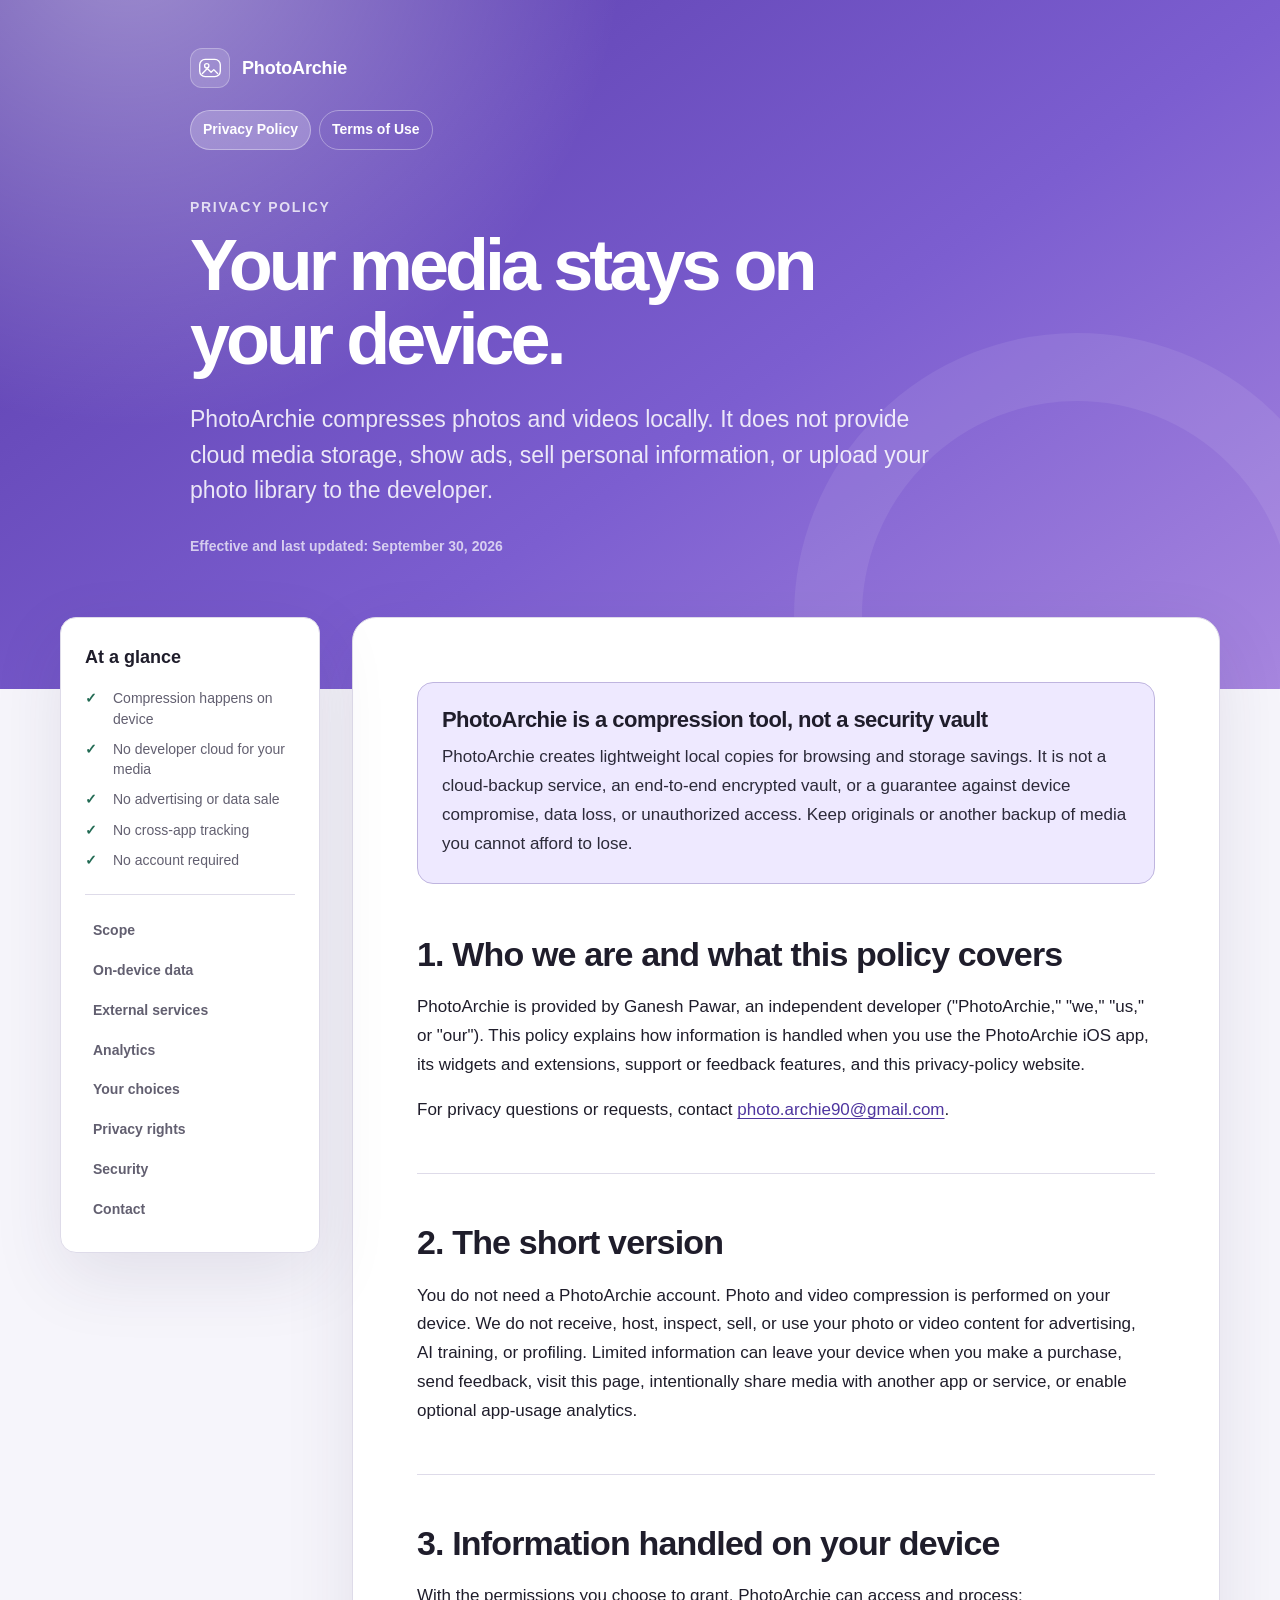
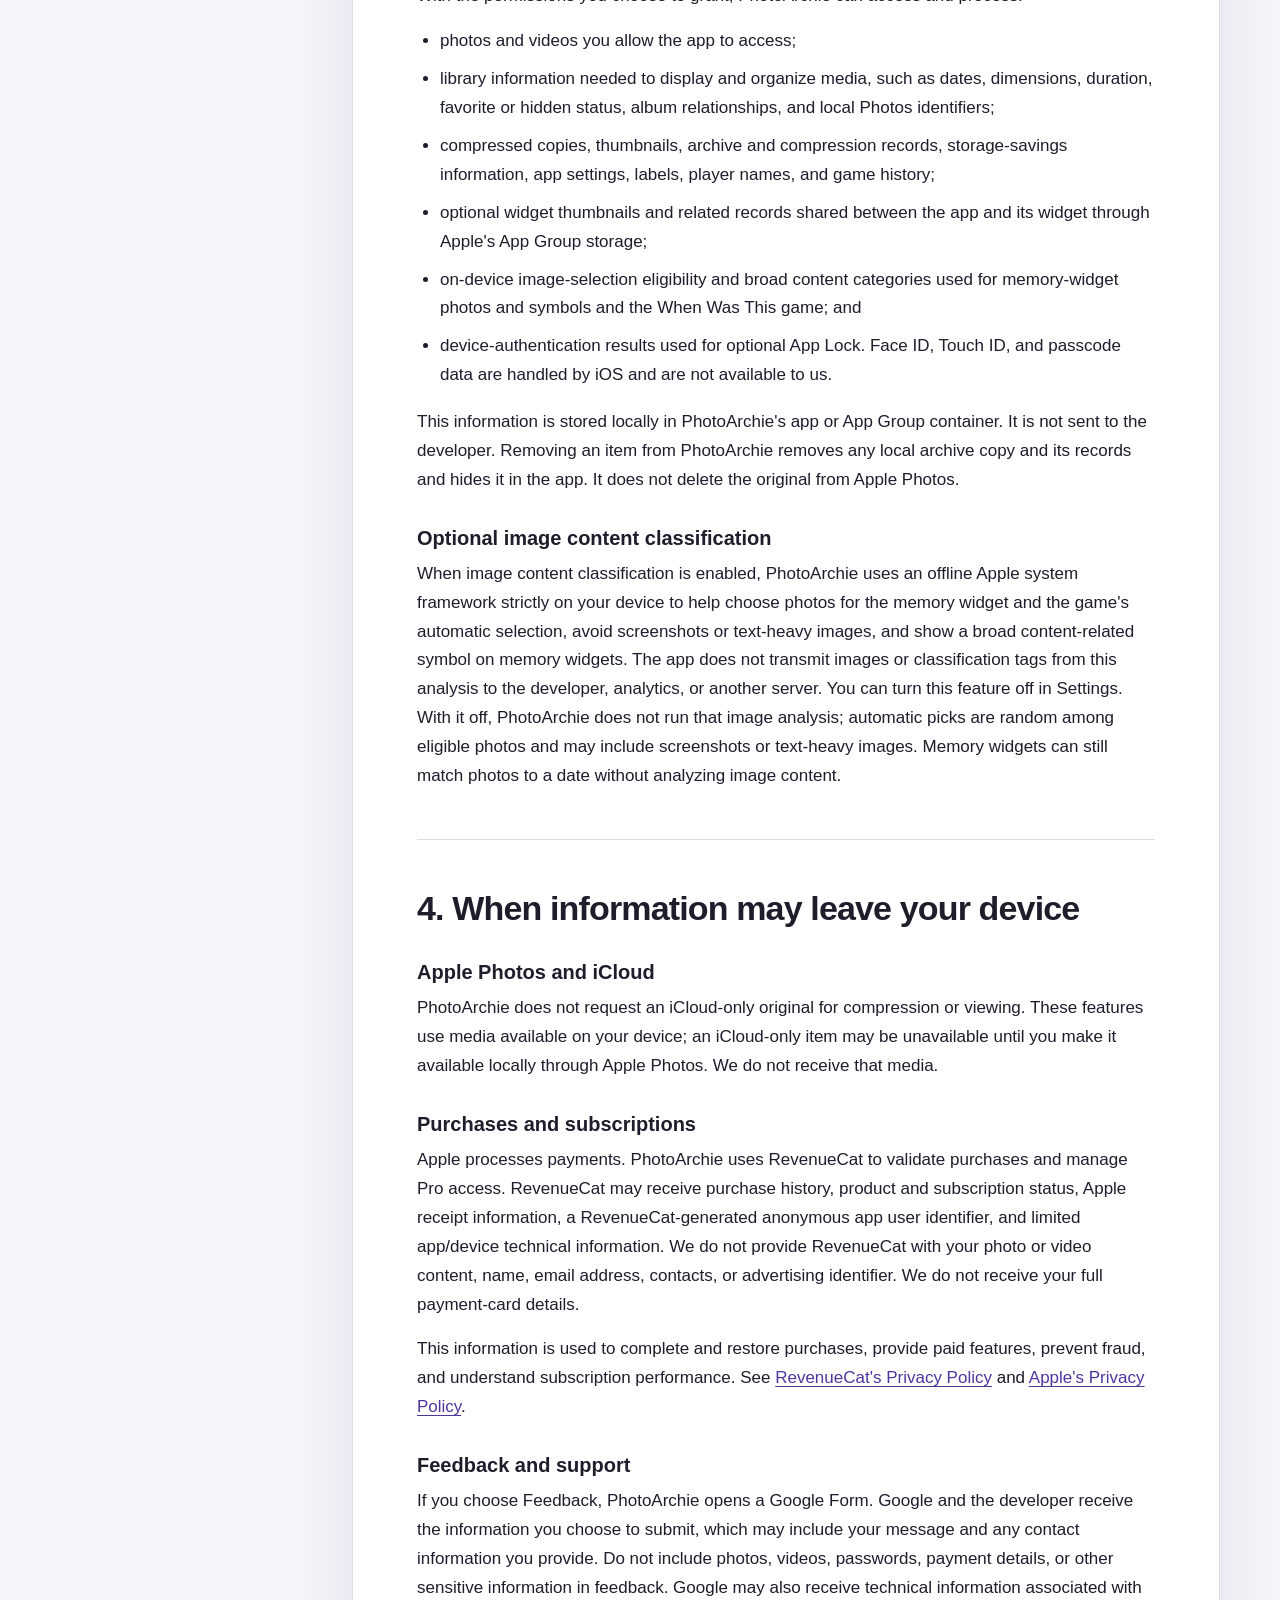
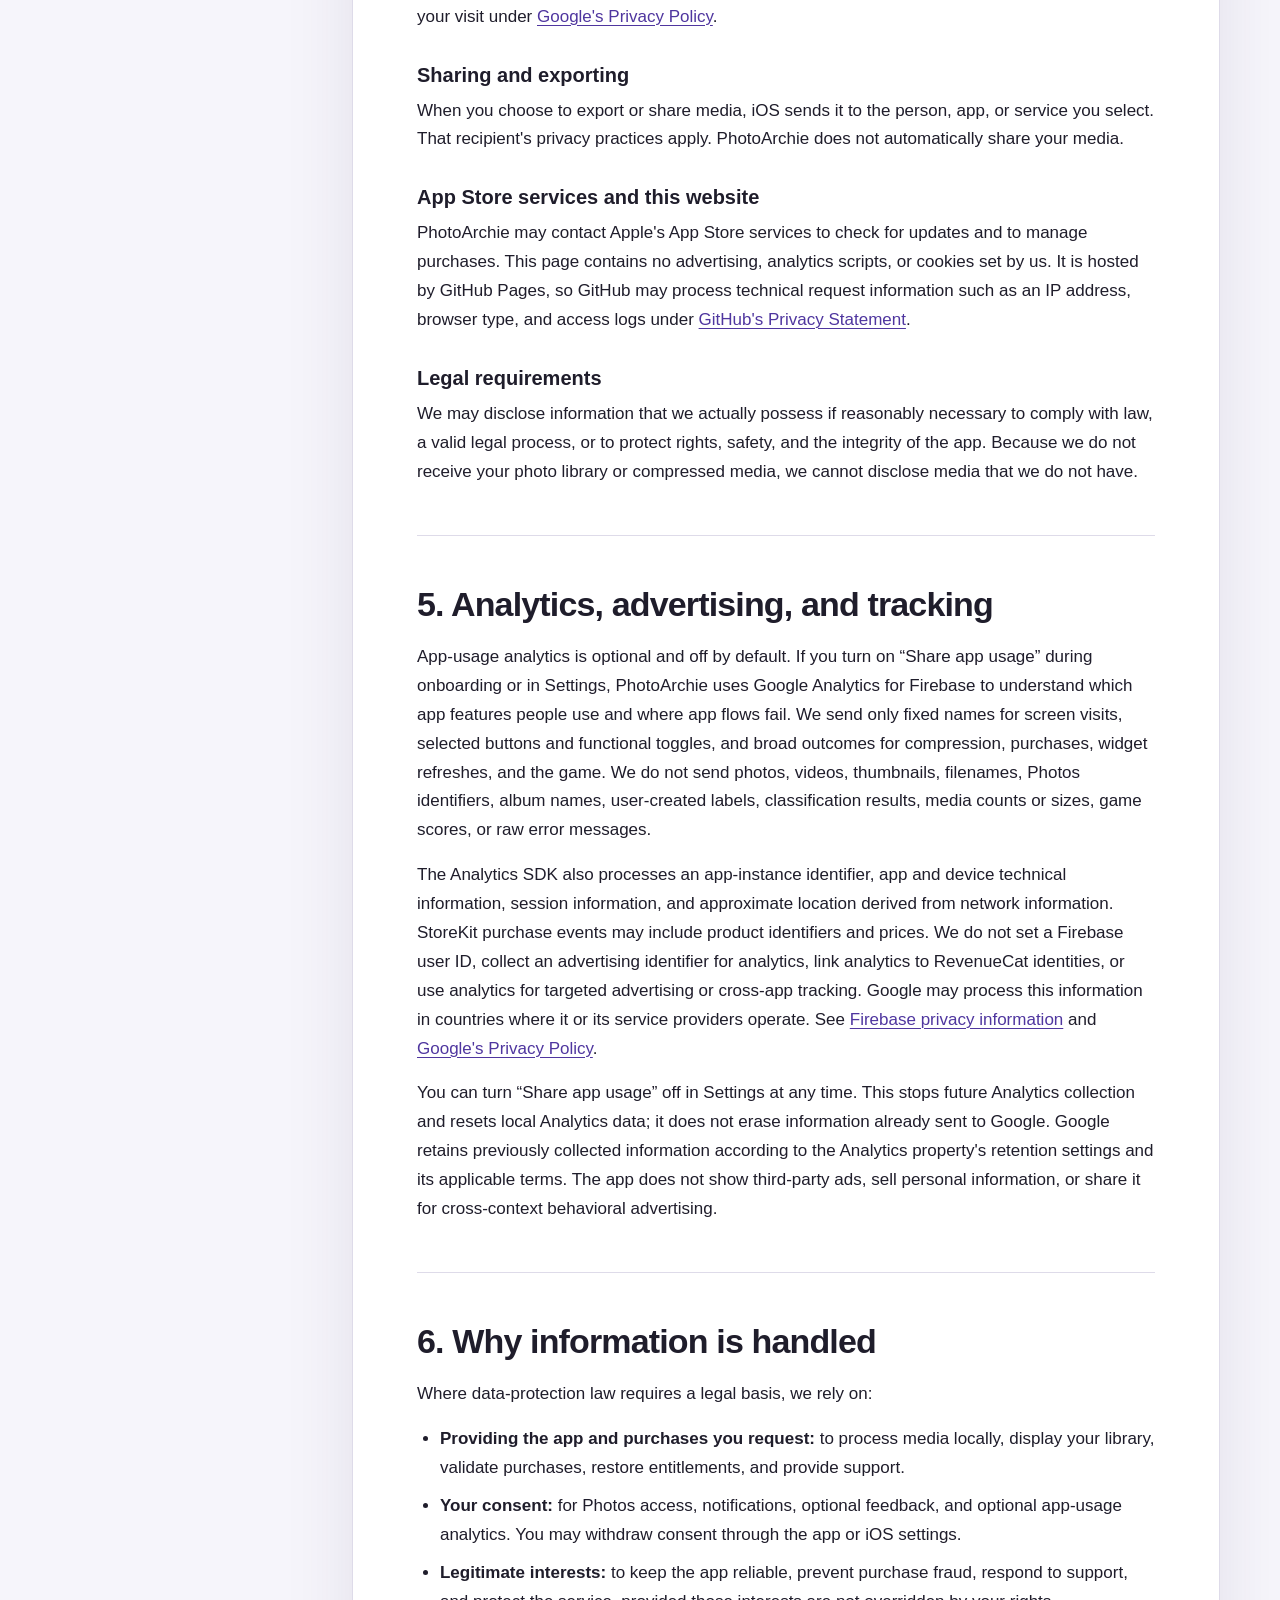
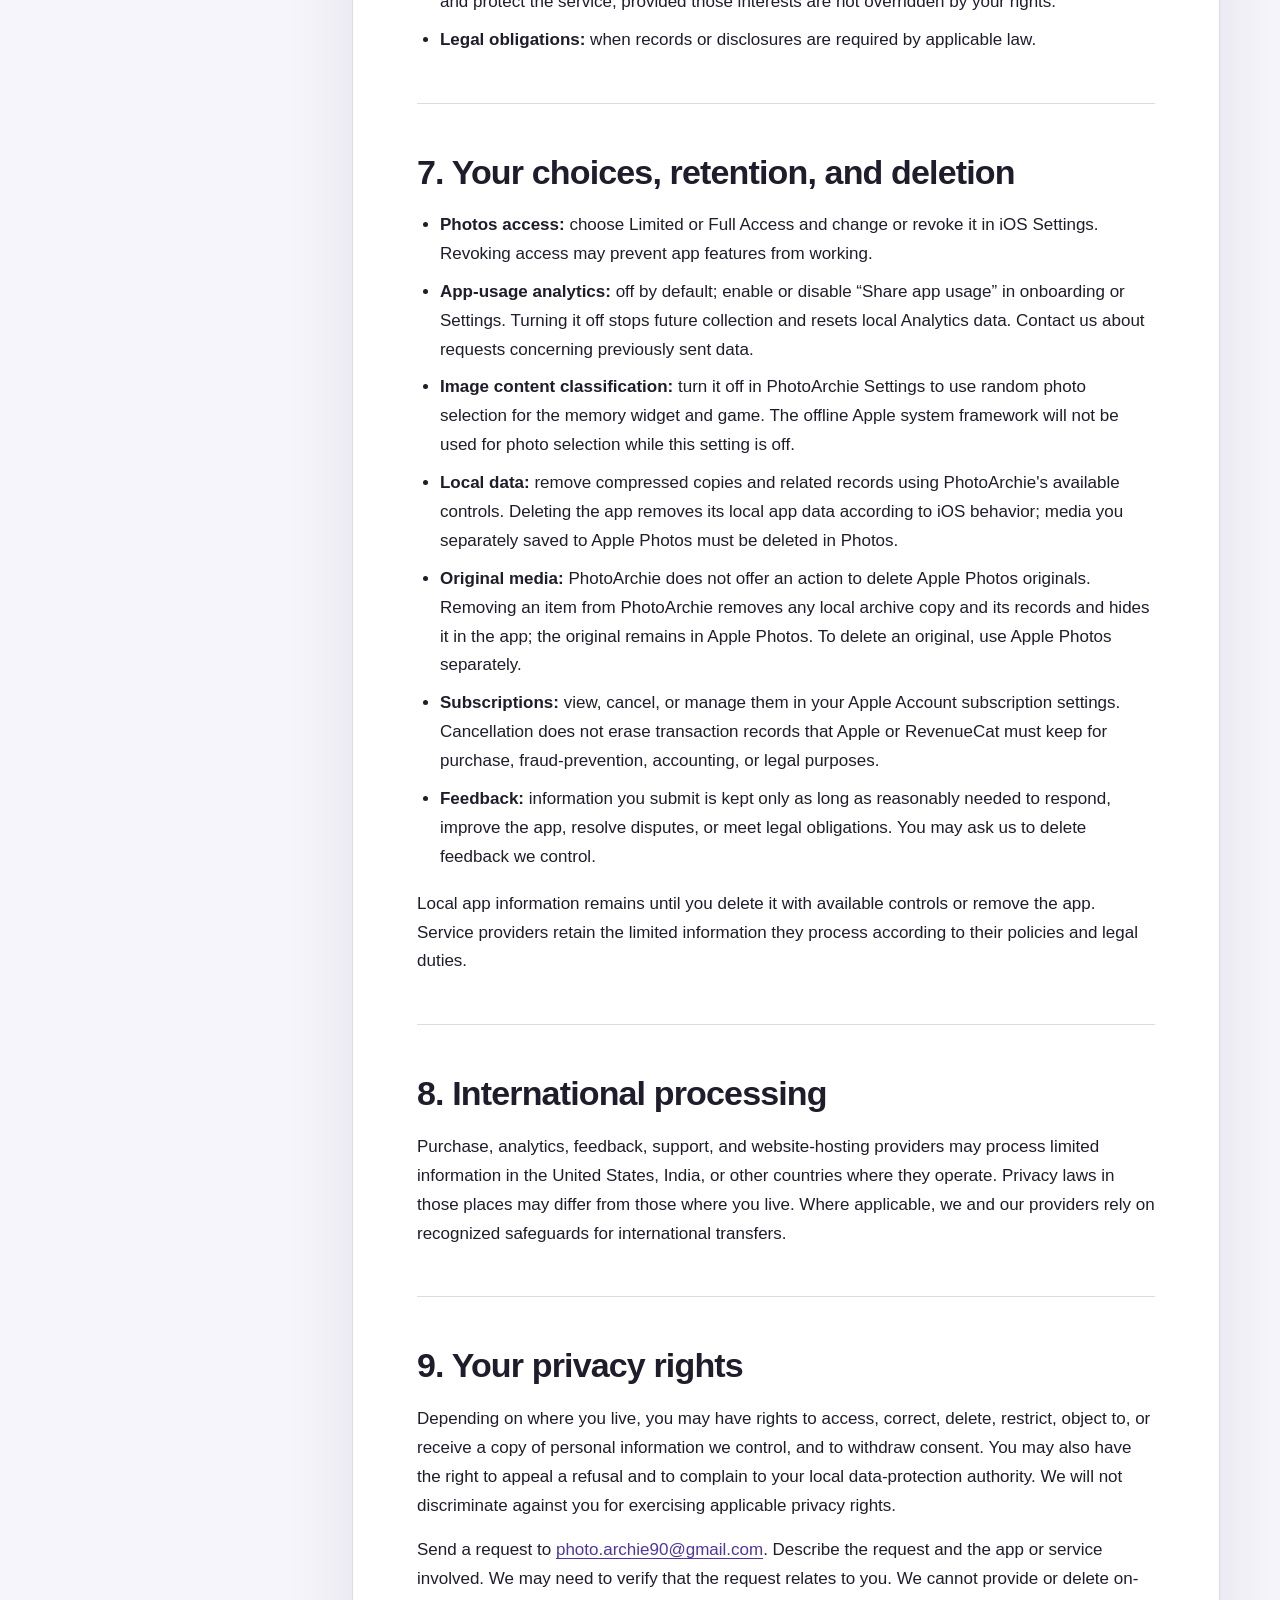
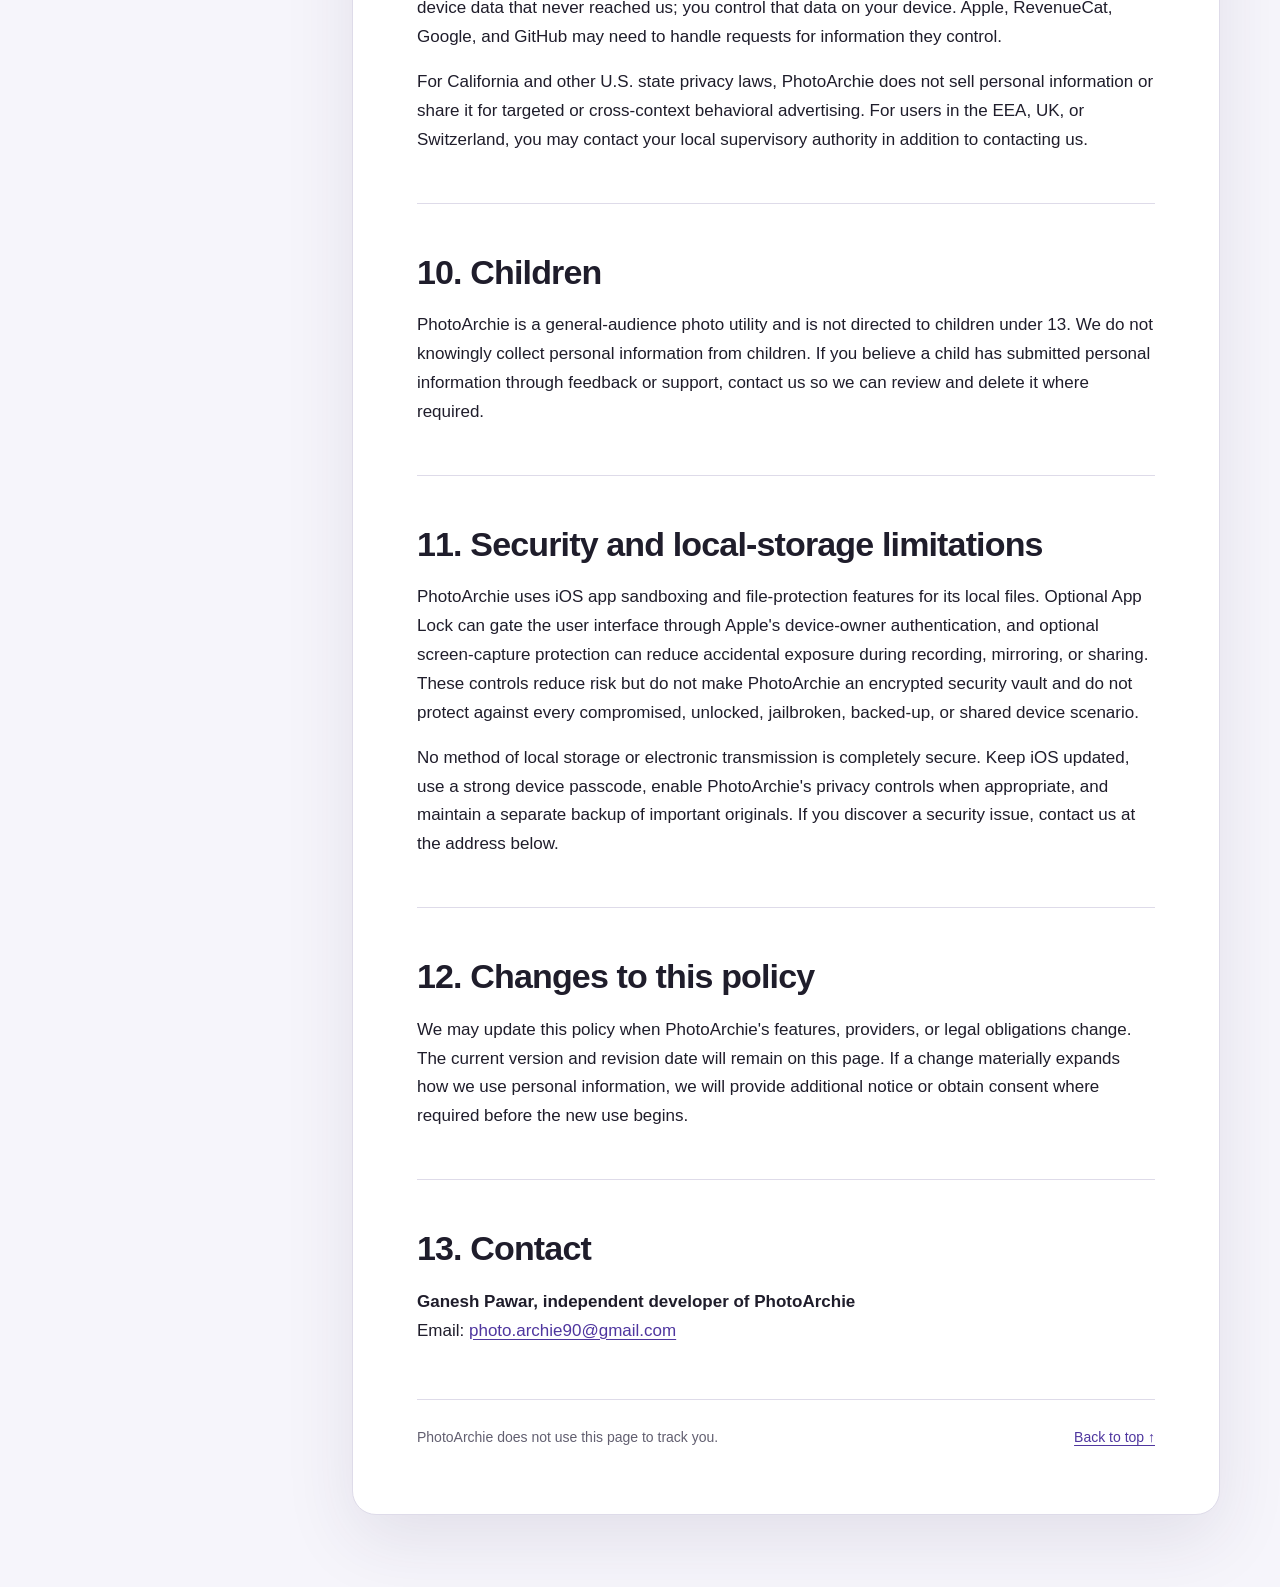
<file: index.html>
<!doctype html>
<html lang="en">
<head>
  <meta charset="utf-8">
  <meta name="viewport" content="width=device-width, initial-scale=1">
  <meta name="description" content="PhotoArchie Privacy Policy: how the app handles photos, videos, purchases, feedback, and other information.">
  <meta name="color-scheme" content="light dark">
  <title>PhotoArchie Privacy Policy</title>
  <link rel="icon" href="data:image/svg+xml,%3Csvg xmlns='http://www.w3.org/2000/svg' viewBox='0 0 64 64'%3E%3Crect width='64' height='64' rx='16' fill='%236f55c7'/%3E%3Cpath d='M14 45l14-14 9 9 7-7 8 8M22 25h.01' fill='none' stroke='white' stroke-width='5' stroke-linecap='round' stroke-linejoin='round'/%3E%3C/svg%3E">
  <link rel="stylesheet" href="styles.css">
</head>
<body>
  <a class="skip-link" href="#policy">Skip to privacy policy</a>

  <header class="hero">
    <div class="page-width hero__content">
      <div class="brand" aria-label="PhotoArchie">
        <span class="brand__mark" aria-hidden="true">
          <svg viewBox="0 0 48 48" role="img">
            <rect x="5" y="8" width="38" height="32" rx="10"></rect>
            <circle cx="18" cy="20" r="4"></circle>
            <path d="m10 34 9-9 7 7 5-5 7 7"></path>
          </svg>
        </span>
        <span>PhotoArchie</span>
      </div>

      <nav class="document-nav" aria-label="Legal documents">
        <a href="./" aria-current="page">Privacy Policy</a>
        <a href="terms.html">Terms of Use</a>
      </nav>

      <p class="eyebrow">Privacy Policy</p>
      <h1>Your media stays on your device.</h1>
      <p class="hero__summary">
        PhotoArchie compresses photos and videos locally. It does not provide cloud media storage,
        show ads, sell personal information, or upload your photo library to the developer.
      </p>
      <p class="updated">Effective and last updated: September 30, 2026</p>
    </div>
  </header>

  <main id="policy" class="page-width layout">
    <aside class="summary" aria-label="Privacy at a glance">
      <h2>At a glance</h2>
      <ul>
        <li><span aria-hidden="true">✓</span> Compression happens on device</li>
        <li><span aria-hidden="true">✓</span> No developer cloud for your media</li>
        <li><span aria-hidden="true">✓</span> No advertising or data sale</li>
        <li><span aria-hidden="true">✓</span> No cross-app tracking</li>
        <li><span aria-hidden="true">✓</span> No account required</li>
      </ul>
      <nav aria-label="Policy sections">
        <a href="#scope">Scope</a>
        <a href="#on-device">On-device data</a>
        <a href="#services">External services</a>
        <a href="#analytics">Analytics</a>
        <a href="#choices">Your choices</a>
        <a href="#rights">Privacy rights</a>
        <a href="#security">Security</a>
        <a href="#contact">Contact</a>
      </nav>
    </aside>

    <article class="policy-card">
      <div class="notice notice--important" role="note">
        <h2>PhotoArchie is a compression tool, not a security vault</h2>
        <p>
          PhotoArchie creates lightweight local copies for browsing and storage savings. It is not a
          cloud-backup service, an end-to-end encrypted vault, or a guarantee against device compromise,
          data loss, or unauthorized access. Keep originals or another backup of media you cannot afford
          to lose.
        </p>
      </div>

      <section id="scope">
        <h2>1. Who we are and what this policy covers</h2>
        <p>
          PhotoArchie is provided by Ganesh Pawar, an independent developer ("PhotoArchie," "we," "us,"
          or "our"). This policy explains how information is handled when you use the PhotoArchie iOS app,
          its widgets and extensions, support or feedback features, and this privacy-policy website.
        </p>
        <p>
          For privacy questions or requests, contact
          <a href="mailto:photo.archie90@gmail.com">photo.archie90@gmail.com</a>.
        </p>
      </section>

      <section>
        <h2>2. The short version</h2>
        <p>
          You do not need a PhotoArchie account. Photo and video compression is performed on your device.
          We do not receive, host, inspect, sell, or use your photo or video content for advertising, AI
          training, or profiling. Limited information can leave your device when you make a purchase,
          send feedback, visit this page, intentionally share media with another app or service, or
          enable optional app-usage analytics.
        </p>
      </section>

      <section id="on-device">
        <h2>3. Information handled on your device</h2>
        <p>With the permissions you choose to grant, PhotoArchie can access and process:</p>
        <ul>
          <li>photos and videos you allow the app to access;</li>
          <li>library information needed to display and organize media, such as dates, dimensions, duration, favorite or hidden status, album relationships, and local Photos identifiers;</li>
          <li>compressed copies, thumbnails, archive and compression records, storage-savings information, app settings, labels, player names, and game history;</li>
          <li>optional widget thumbnails and related records shared between the app and its widget through Apple's App Group storage;</li>
          <li>on-device image-selection eligibility and broad content categories used for memory-widget photos and symbols and the When Was This game; and</li>
          <li>device-authentication results used for optional App Lock. Face ID, Touch ID, and passcode data are handled by iOS and are not available to us.</li>
        </ul>
        <p>
          This information is stored locally in PhotoArchie's app or App Group container. It is not sent to
          the developer. Removing an item from PhotoArchie removes any local archive copy and its records
          and hides it in the app. It does not delete the original from Apple Photos.
        </p>
        <h3>Optional image content classification</h3>
        <p>
          When image content classification is enabled, PhotoArchie uses an offline Apple system framework
          strictly on your device to help choose photos for the memory widget and the game's automatic
          selection, avoid screenshots or text-heavy images, and show a broad content-related symbol on
          memory widgets. The app does not transmit images or classification tags from this analysis to
          the developer, analytics, or another server. You can turn this feature off in Settings. With it
          off, PhotoArchie does not run that image analysis; automatic picks are random among eligible
          photos and may include screenshots or text-heavy images. Memory widgets can still match photos
          to a date without analyzing image content.
        </p>
      </section>

      <section id="services">
        <h2>4. When information may leave your device</h2>

        <h3>Apple Photos and iCloud</h3>
        <p>
          PhotoArchie does not request an iCloud-only original for compression or viewing. These features
          use media available on your device; an iCloud-only item may be unavailable until you make it
          available locally through Apple Photos. We do not receive that media.
        </p>

        <h3>Purchases and subscriptions</h3>
        <p>
          Apple processes payments. PhotoArchie uses RevenueCat to validate purchases and manage Pro access.
          RevenueCat may receive purchase history, product and subscription status, Apple receipt information,
          a RevenueCat-generated anonymous app user identifier, and limited app/device technical information.
          We do not provide RevenueCat with your photo or video content, name, email address, contacts, or
          advertising identifier. We do not receive your full payment-card details.
        </p>
        <p>
          This information is used to complete and restore purchases, provide paid features, prevent fraud,
          and understand subscription performance. See
          <a href="https://www.revenuecat.com/privacy/" rel="noopener noreferrer">RevenueCat's Privacy Policy</a>
          and <a href="https://www.apple.com/legal/privacy/" rel="noopener noreferrer">Apple's Privacy Policy</a>.
        </p>

        <h3>Feedback and support</h3>
        <p>
          If you choose Feedback, PhotoArchie opens a Google Form. Google and the developer receive the
          information you choose to submit, which may include your message and any contact information you
          provide. Do not include photos, videos, passwords, payment details, or other sensitive information
          in feedback. Google may also receive technical information associated with your visit under
          <a href="https://policies.google.com/privacy" rel="noopener noreferrer">Google's Privacy Policy</a>.
        </p>

        <h3>Sharing and exporting</h3>
        <p>
          When you choose to export or share media, iOS sends it to the person, app, or service you select.
          That recipient's privacy practices apply. PhotoArchie does not automatically share your media.
        </p>

        <h3>App Store services and this website</h3>
        <p>
          PhotoArchie may contact Apple's App Store services to check for updates and to manage purchases.
          This page contains no advertising, analytics scripts, or cookies set by us. It is hosted by GitHub
          Pages, so GitHub may process technical request information such as an IP address, browser type, and
          access logs under <a href="https://docs.github.com/en/site-policy/privacy-policies/github-general-privacy-statement" rel="noopener noreferrer">GitHub's Privacy Statement</a>.
        </p>

        <h3>Legal requirements</h3>
        <p>
          We may disclose information that we actually possess if reasonably necessary to comply with law,
          a valid legal process, or to protect rights, safety, and the integrity of the app. Because we do not
          receive your photo library or compressed media, we cannot disclose media that we do not have.
        </p>
      </section>

      <section id="analytics">
        <h2>5. Analytics, advertising, and tracking</h2>
        <p>
          App-usage analytics is optional and off by default. If you turn on “Share app usage” during onboarding
          or in Settings, PhotoArchie uses Google Analytics for Firebase to understand which app features people
          use and where app flows fail. We send only fixed names for screen visits, selected buttons and
          functional toggles, and broad outcomes for compression, purchases, widget refreshes, and the game.
          We do not send photos, videos, thumbnails, filenames, Photos identifiers, album names,
          user-created labels, classification results, media counts or sizes, game scores, or raw error messages.
        </p>
        <p>
          The Analytics SDK also processes an app-instance identifier, app and device technical information,
          session information, and approximate location derived from network information. StoreKit purchase
          events may include product identifiers and prices. We do not set a Firebase user ID, collect an
          advertising identifier for analytics, link analytics to RevenueCat identities, or use analytics for
          targeted advertising or cross-app tracking. Google may process this information in countries where
          it or its service providers operate. See
          <a href="https://firebase.google.com/support/privacy" rel="noopener noreferrer">Firebase privacy information</a>
          and <a href="https://policies.google.com/privacy" rel="noopener noreferrer">Google's Privacy Policy</a>.
        </p>
        <p>
          You can turn “Share app usage” off in Settings at any time. This stops future Analytics collection
          and resets local Analytics data; it does not erase information already sent to Google. Google retains
          previously collected information according to the Analytics property's retention settings and its
          applicable terms. The app does not show third-party ads, sell personal information, or share it for
          cross-context behavioral advertising.
        </p>
      </section>

      <section>
        <h2>6. Why information is handled</h2>
        <p>Where data-protection law requires a legal basis, we rely on:</p>
        <ul>
          <li><strong>Providing the app and purchases you request:</strong> to process media locally, display your library, validate purchases, restore entitlements, and provide support.</li>
          <li><strong>Your consent:</strong> for Photos access, notifications, optional feedback, and optional app-usage analytics. You may withdraw consent through the app or iOS settings.</li>
          <li><strong>Legitimate interests:</strong> to keep the app reliable, prevent purchase fraud, respond to support, and protect the service, provided those interests are not overridden by your rights.</li>
          <li><strong>Legal obligations:</strong> when records or disclosures are required by applicable law.</li>
        </ul>
      </section>

      <section id="choices">
        <h2>7. Your choices, retention, and deletion</h2>
        <ul>
          <li><strong>Photos access:</strong> choose Limited or Full Access and change or revoke it in iOS Settings. Revoking access may prevent app features from working.</li>
          <li><strong>App-usage analytics:</strong> off by default; enable or disable “Share app usage” in onboarding or Settings. Turning it off stops future collection and resets local Analytics data. Contact us about requests concerning previously sent data.</li>
          <li><strong>Image content classification:</strong> turn it off in PhotoArchie Settings to use random photo selection for the memory widget and game. The offline Apple system framework will not be used for photo selection while this setting is off.</li>
          <li><strong>Local data:</strong> remove compressed copies and related records using PhotoArchie's available controls. Deleting the app removes its local app data according to iOS behavior; media you separately saved to Apple Photos must be deleted in Photos.</li>
          <li><strong>Original media:</strong> PhotoArchie does not offer an action to delete Apple Photos originals. Removing an item from PhotoArchie removes any local archive copy and its records and hides it in the app; the original remains in Apple Photos. To delete an original, use Apple Photos separately.</li>
          <li><strong>Subscriptions:</strong> view, cancel, or manage them in your Apple Account subscription settings. Cancellation does not erase transaction records that Apple or RevenueCat must keep for purchase, fraud-prevention, accounting, or legal purposes.</li>
          <li><strong>Feedback:</strong> information you submit is kept only as long as reasonably needed to respond, improve the app, resolve disputes, or meet legal obligations. You may ask us to delete feedback we control.</li>
        </ul>
        <p>
          Local app information remains until you delete it with available controls or remove the app. Service
          providers retain the limited information they process according to their policies and legal duties.
        </p>
      </section>

      <section>
        <h2>8. International processing</h2>
        <p>
          Purchase, analytics, feedback, support, and website-hosting providers may process limited information in the
          United States, India, or other countries where they operate. Privacy laws in those places may differ
          from those where you live. Where applicable, we and our providers rely on recognized safeguards for
          international transfers.
        </p>
      </section>

      <section id="rights">
        <h2>9. Your privacy rights</h2>
        <p>
          Depending on where you live, you may have rights to access, correct, delete, restrict, object to, or
          receive a copy of personal information we control, and to withdraw consent. You may also have the
          right to appeal a refusal and to complain to your local data-protection authority. We will not
          discriminate against you for exercising applicable privacy rights.
        </p>
        <p>
          Send a request to <a href="mailto:photo.archie90@gmail.com">photo.archie90@gmail.com</a>. Describe
          the request and the app or service involved. We may need to verify that the request relates to you.
          We cannot provide or delete on-device data that never reached us; you control that data on your
          device. Apple, RevenueCat, Google, and GitHub may need to handle requests for information they control.
        </p>
        <p>
          For California and other U.S. state privacy laws, PhotoArchie does not sell personal information or
          share it for targeted or cross-context behavioral advertising. For users in the EEA, UK, or
          Switzerland, you may contact your local supervisory authority in addition to contacting us.
        </p>
      </section>

      <section>
        <h2>10. Children</h2>
        <p>
          PhotoArchie is a general-audience photo utility and is not directed to children under 13. We do not
          knowingly collect personal information from children. If you believe a child has submitted personal
          information through feedback or support, contact us so we can review and delete it where required.
        </p>
      </section>

      <section id="security">
        <h2>11. Security and local-storage limitations</h2>
        <p>
          PhotoArchie uses iOS app sandboxing and file-protection features for its local files. Optional App
          Lock can gate the user interface through Apple's device-owner authentication, and optional
          screen-capture protection can reduce accidental exposure during recording, mirroring, or sharing.
          These controls reduce risk but do not make PhotoArchie an encrypted security vault and do not protect
          against every compromised, unlocked, jailbroken, backed-up, or shared device scenario.
        </p>
        <p>
          No method of local storage or electronic transmission is completely secure. Keep iOS updated, use a
          strong device passcode, enable PhotoArchie's privacy controls when appropriate, and maintain a separate
          backup of important originals. If you discover a security issue, contact us at the address below.
        </p>
      </section>

      <section>
        <h2>12. Changes to this policy</h2>
        <p>
          We may update this policy when PhotoArchie's features, providers, or legal obligations change. The
          current version and revision date will remain on this page. If a change materially expands how we use
          personal information, we will provide additional notice or obtain consent where required before the
          new use begins.
        </p>
      </section>

      <section id="contact">
        <h2>13. Contact</h2>
        <p>
          <strong>Ganesh Pawar, independent developer of PhotoArchie</strong><br>
          Email: <a href="mailto:photo.archie90@gmail.com">photo.archie90@gmail.com</a>
        </p>
      </section>

      <footer class="policy-footer">
        <p>PhotoArchie does not use this page to track you.</p>
        <a href="#policy">Back to top <span aria-hidden="true">↑</span></a>
      </footer>
    </article>
  </main>
</body>
</html>
</file>
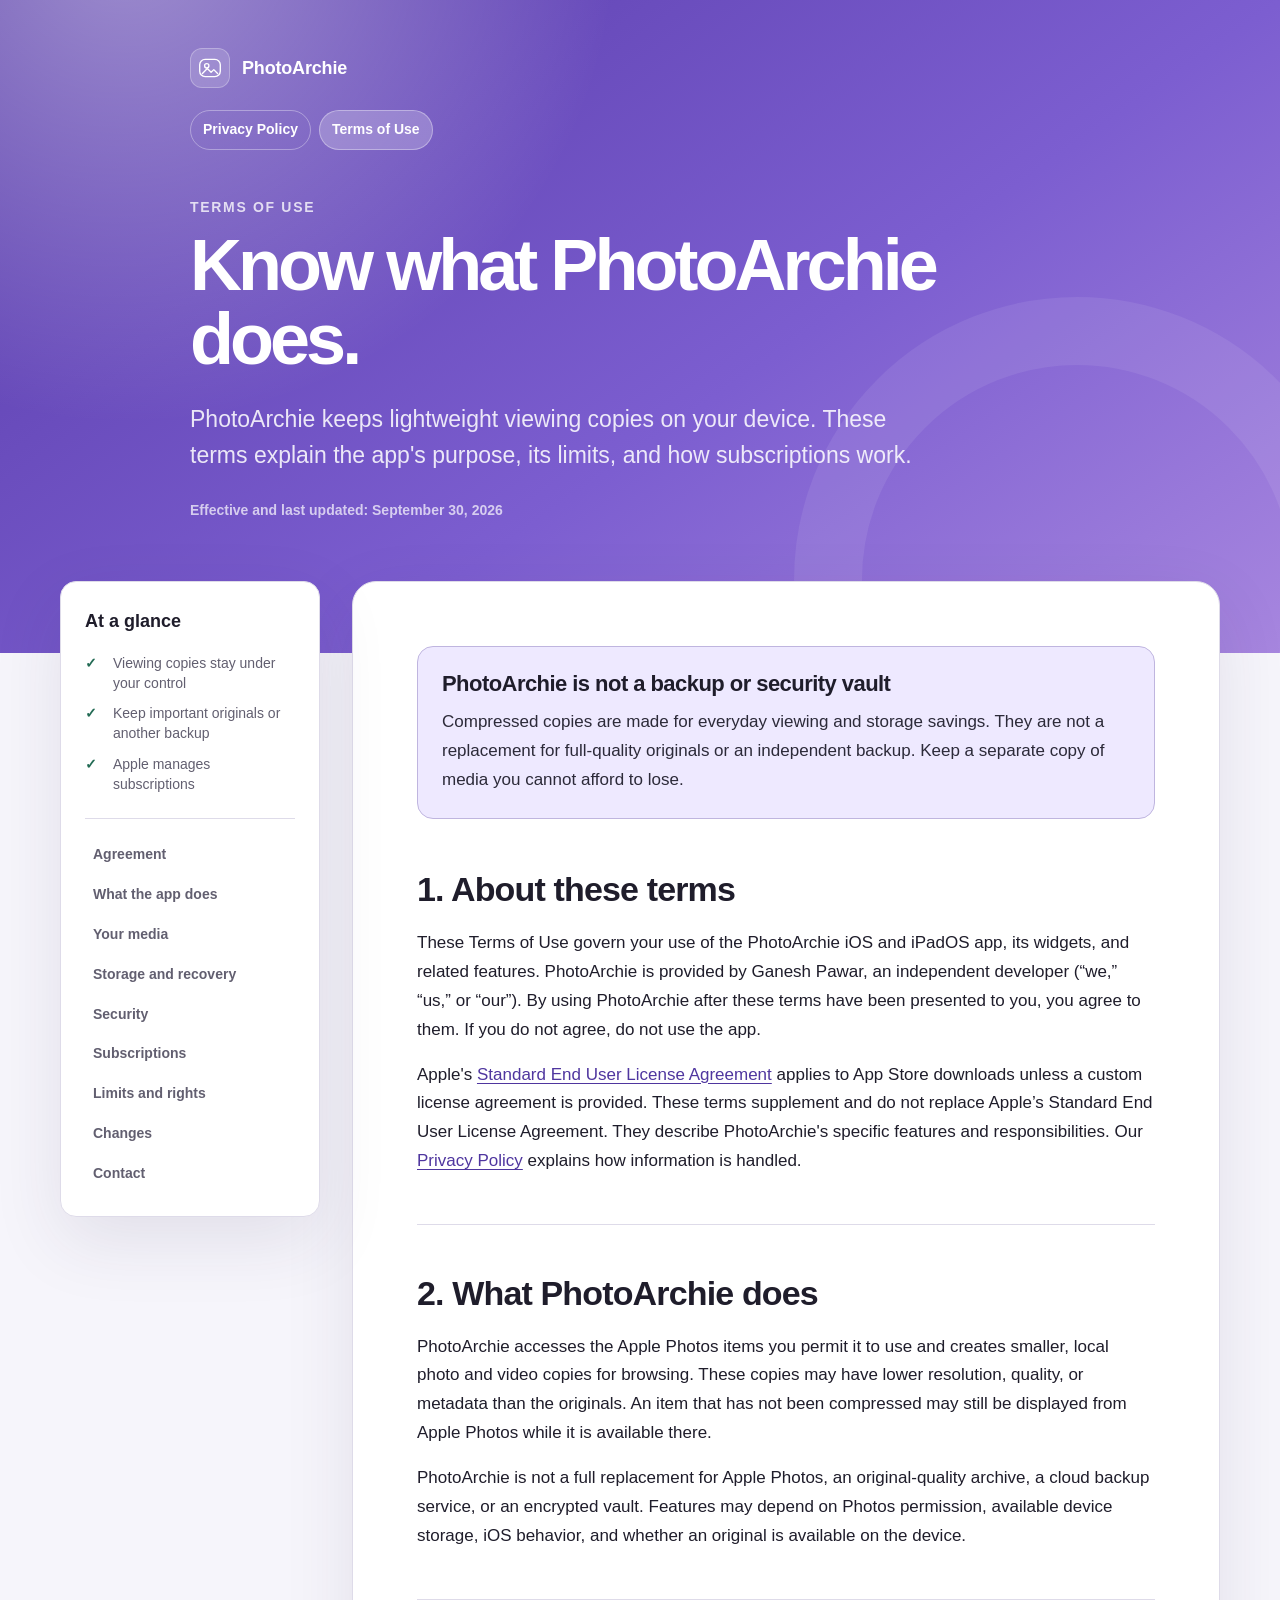
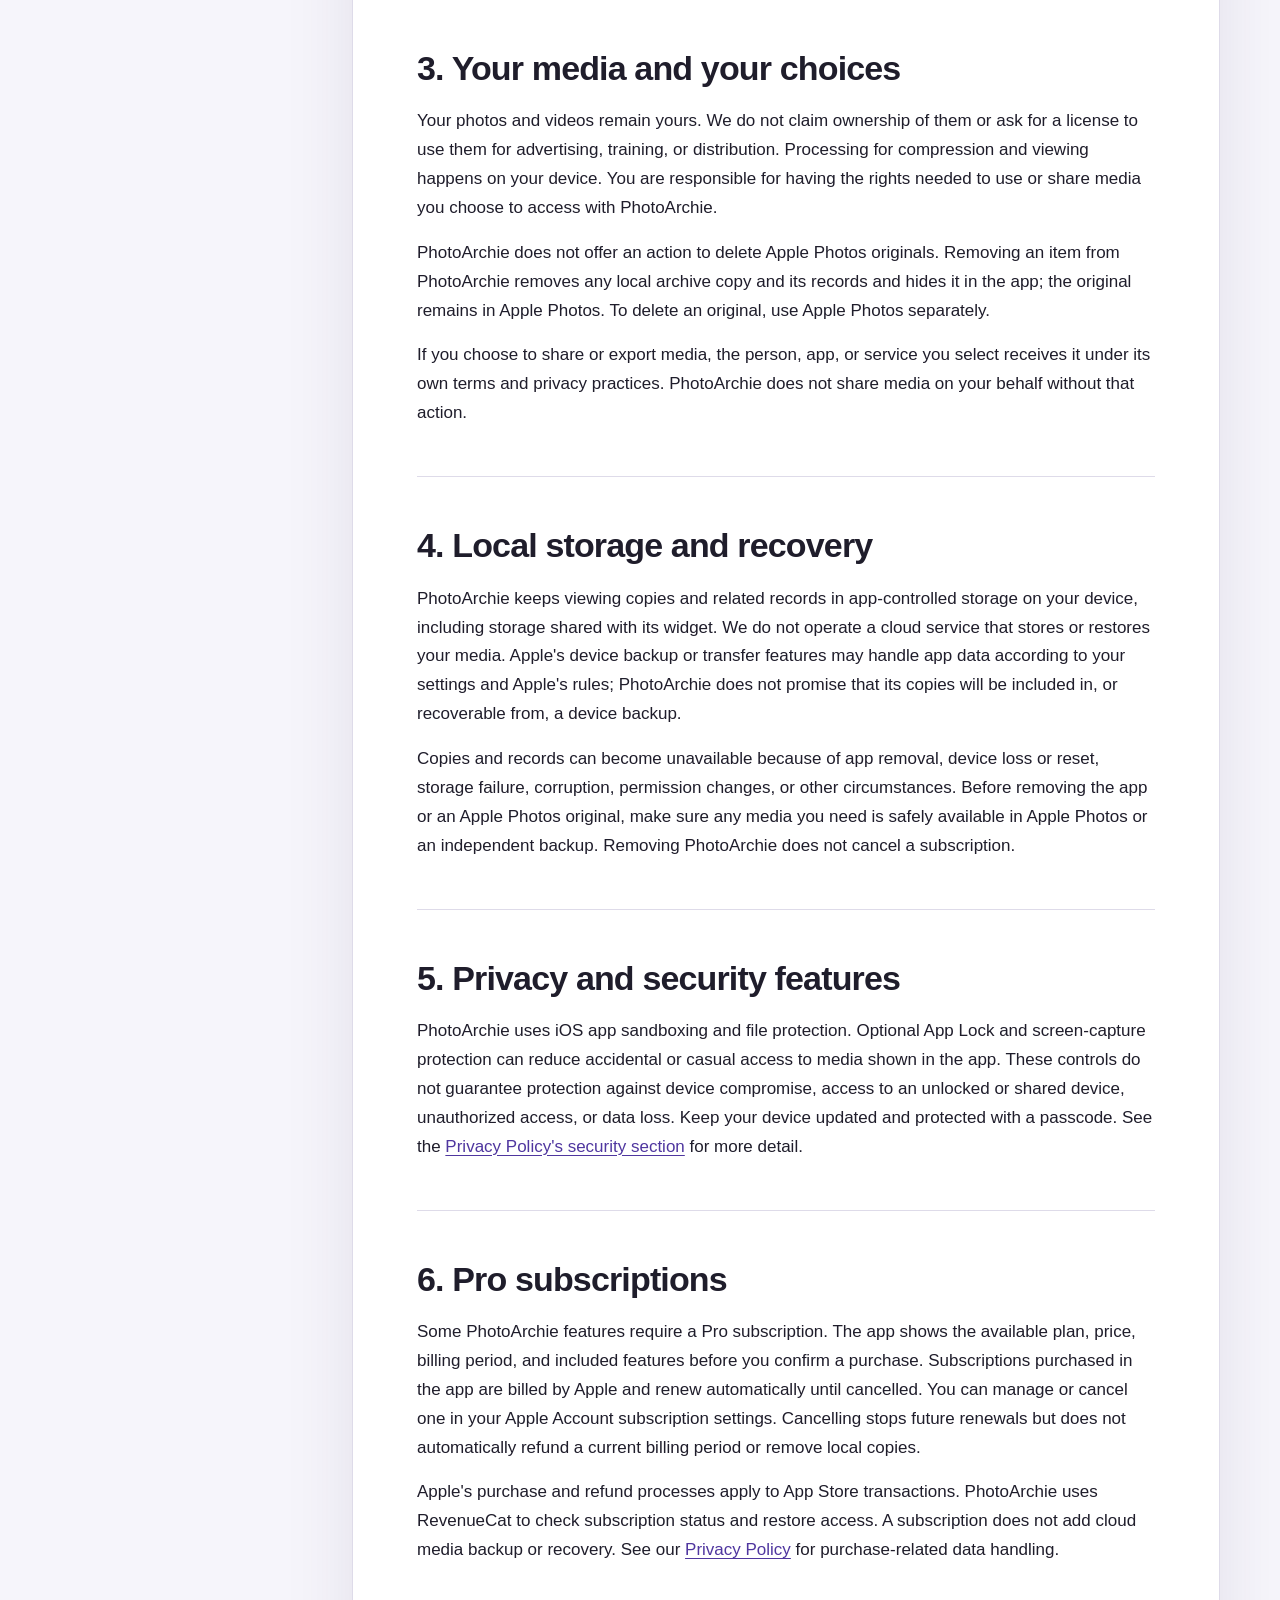
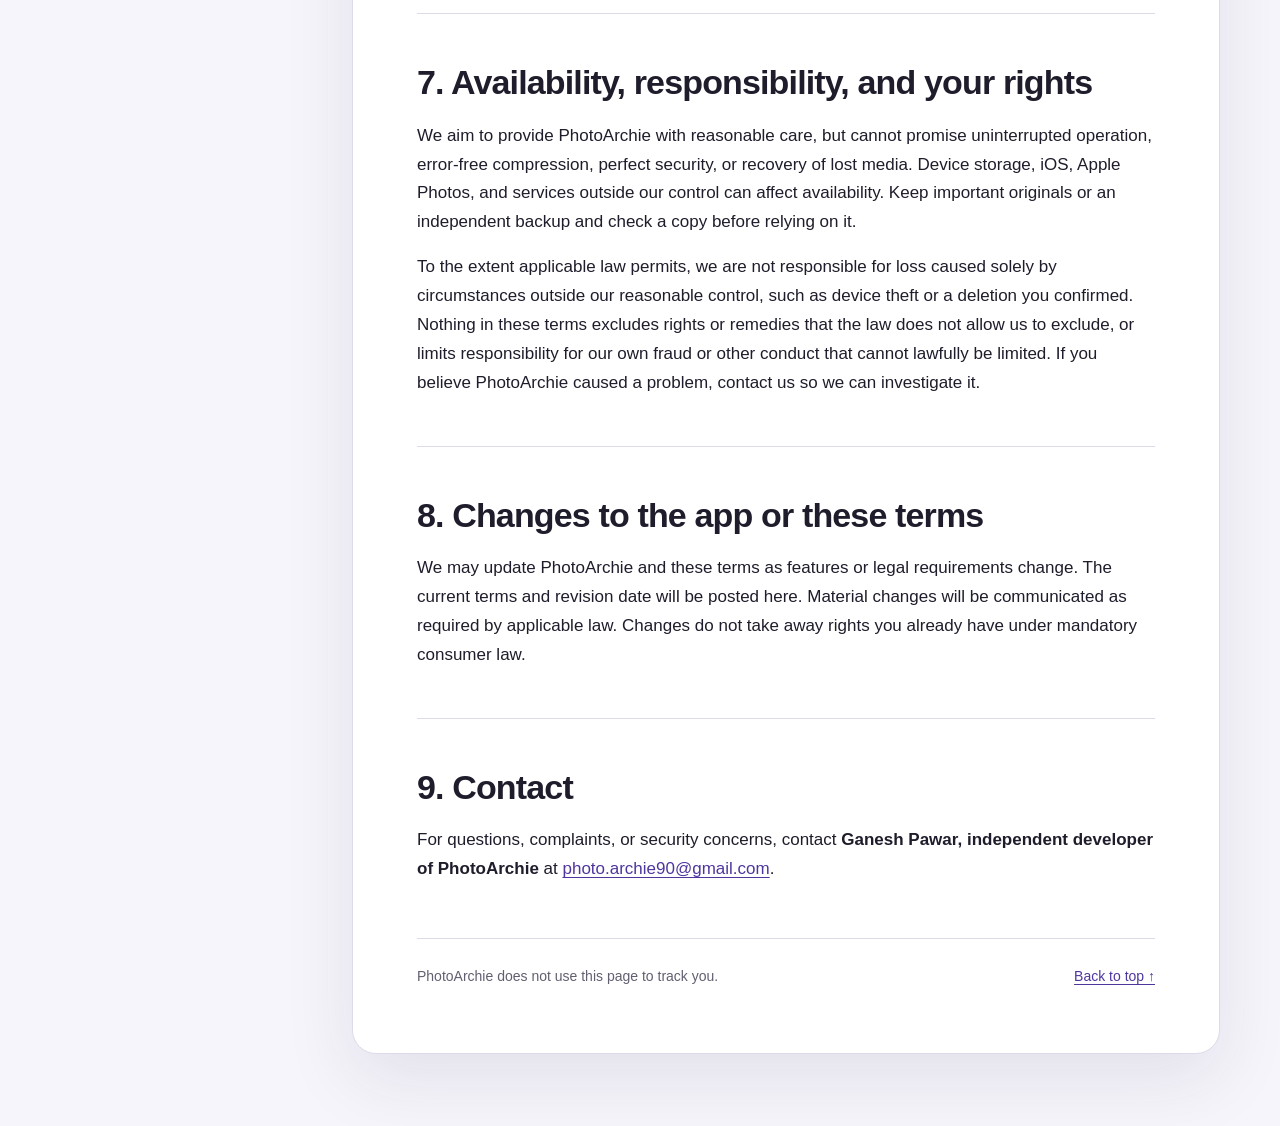
<file: terms.html>
<!doctype html>
<html lang="en">
<head>
  <meta charset="utf-8">
  <meta name="viewport" content="width=device-width, initial-scale=1">
  <meta name="description" content="PhotoArchie Terms of Use: local viewing copies, storage and security limits, subscriptions, and your rights.">
  <meta name="color-scheme" content="light dark">
  <title>PhotoArchie Terms of Use</title>
  <link rel="icon" href="data:image/svg+xml,%3Csvg xmlns='http://www.w3.org/2000/svg' viewBox='0 0 64 64'%3E%3Crect width='64' height='64' rx='16' fill='%236f55c7'/%3E%3Cpath d='M14 45l14-14 9 9 7-7 8 8M22 25h.01' fill='none' stroke='white' stroke-width='5' stroke-linecap='round' stroke-linejoin='round'/%3E%3C/svg%3E">
  <link rel="stylesheet" href="styles.css">
</head>
<body>
  <a class="skip-link" href="#terms">Skip to terms of use</a>

  <header class="hero">
    <div class="page-width hero__content">
      <div class="brand" aria-label="PhotoArchie">
        <span class="brand__mark" aria-hidden="true">
          <svg viewBox="0 0 48 48" role="img">
            <rect x="5" y="8" width="38" height="32" rx="10"></rect>
            <circle cx="18" cy="20" r="4"></circle>
            <path d="m10 34 9-9 7 7 5-5 7 7"></path>
          </svg>
        </span>
        <span>PhotoArchie</span>
      </div>

      <nav class="document-nav" aria-label="Legal documents">
        <a href="./">Privacy Policy</a>
        <a href="terms.html" aria-current="page">Terms of Use</a>
      </nav>

      <p class="eyebrow">Terms of Use</p>
      <h1>Know what PhotoArchie does.</h1>
      <p class="hero__summary">
        PhotoArchie keeps lightweight viewing copies on your device. These terms explain the app's
        purpose, its limits, and how subscriptions work.
      </p>
      <p class="updated">Effective and last updated: September 30, 2026</p>
    </div>
  </header>

  <main id="terms" class="page-width layout">
    <aside class="summary" aria-label="Terms at a glance">
      <h2>At a glance</h2>
      <ul>
        <li><span aria-hidden="true">✓</span> Viewing copies stay under your control</li>
        <li><span aria-hidden="true">✓</span> Keep important originals or another backup</li>
        <li><span aria-hidden="true">✓</span> Apple manages subscriptions</li>
      </ul>
      <nav aria-label="Terms sections">
        <a href="#agreement">Agreement</a>
        <a href="#purpose">What the app does</a>
        <a href="#media">Your media</a>
        <a href="#storage">Storage and recovery</a>
        <a href="#security">Security</a>
        <a href="#subscriptions">Subscriptions</a>
        <a href="#limitations">Limits and rights</a>
        <a href="#updates">Changes</a>
        <a href="#contact">Contact</a>
      </nav>
    </aside>

    <article class="policy-card">
      <div class="notice notice--important" role="note">
        <h2>PhotoArchie is not a backup or security vault</h2>
        <p>
          Compressed copies are made for everyday viewing and storage savings. They are not a replacement
          for full-quality originals or an independent backup. Keep a separate copy of media you cannot
          afford to lose.
        </p>
      </div>

      <section id="agreement">
        <h2>1. About these terms</h2>
        <p>
          These Terms of Use govern your use of the PhotoArchie iOS and iPadOS app, its widgets, and
          related features. PhotoArchie is provided by Ganesh Pawar, an independent developer (“we,”
          “us,” or “our”). By using PhotoArchie after these terms have been presented to you, you agree
          to them. If you do not agree, do not use the app.
        </p>
        <p>
          Apple's <a href="https://www.apple.com/legal/internet-services/itunes/dev/stdeula/" rel="noopener noreferrer">Standard End User License Agreement</a>
          applies to App Store downloads unless a custom license agreement is provided. These terms
          supplement and do not replace Apple’s Standard End User License Agreement. They
          describe PhotoArchie's specific features and responsibilities. Our
          <a href="./">Privacy Policy</a> explains how information is handled.
        </p>
      </section>

      <section id="purpose">
        <h2>2. What PhotoArchie does</h2>
        <p>
          PhotoArchie accesses the Apple Photos items you permit it to use and creates smaller, local
          photo and video copies for browsing. These copies may have lower resolution, quality, or
          metadata than the originals. An item that has not been compressed may still be displayed
          from Apple Photos while it is available there.
        </p>
        <p>
          PhotoArchie is not a full replacement for Apple Photos, an original-quality archive, a cloud
          backup service, or an encrypted vault. Features may depend on Photos permission, available
          device storage, iOS behavior, and whether an original is available on the device.
        </p>
      </section>

      <section id="media">
        <h2>3. Your media and your choices</h2>
        <p>
          Your photos and videos remain yours. We do not claim ownership of them or ask for a license
          to use them for advertising, training, or distribution. Processing for compression and
          viewing happens on your device. You are responsible for having the rights needed to use
          or share media you choose to access with PhotoArchie.
        </p>
        <p>
          PhotoArchie does not offer an action to delete Apple Photos originals. Removing an item
          from PhotoArchie removes any local archive copy and its records and hides it in the app; the
          original remains in Apple Photos. To delete an original, use Apple Photos separately.
        </p>
        <p>
          If you choose to share or export media, the person, app, or service you select receives it
          under its own terms and privacy practices. PhotoArchie does not share media on your behalf
          without that action.
        </p>
      </section>

      <section id="storage">
        <h2>4. Local storage and recovery</h2>
        <p>
          PhotoArchie keeps viewing copies and related records in app-controlled storage on your
          device, including storage shared with its widget. We do not operate a cloud service that
          stores or restores your media. Apple's device backup or transfer features may handle app
          data according to your settings and Apple's rules; PhotoArchie does not promise that its
          copies will be included in, or recoverable from, a device backup.
        </p>
        <p>
          Copies and records can become unavailable because of app removal, device loss or reset,
          storage failure, corruption, permission changes, or other circumstances. Before removing
          the app or an Apple Photos original, make sure any media you need is safely available in
          Apple Photos or an independent backup. Removing PhotoArchie does not cancel a subscription.
        </p>
      </section>

      <section id="security">
        <h2>5. Privacy and security features</h2>
        <p>
          PhotoArchie uses iOS app sandboxing and file protection. Optional App Lock and screen-capture
          protection can reduce accidental or casual access to media shown in the app. These controls
          do not guarantee protection against device compromise, access to an unlocked or shared
          device, unauthorized access, or data loss. Keep your device updated and protected with a
          passcode. See the <a href="./#security">Privacy Policy's security section</a> for more detail.
        </p>
      </section>

      <section id="subscriptions">
        <h2>6. Pro subscriptions</h2>
        <p>
          Some PhotoArchie features require a Pro subscription. The app shows the available plan,
          price, billing period, and included features before you confirm a purchase. Subscriptions
          purchased in the app are billed by Apple and renew automatically until cancelled. You can
          manage or cancel one in your Apple Account subscription settings. Cancelling stops future
          renewals but does not automatically refund a current billing period or remove local copies.
        </p>
        <p>
          Apple's purchase and refund processes apply to App Store transactions. PhotoArchie uses
          RevenueCat to check subscription status and restore access. A subscription does not add
          cloud media backup or recovery. See our <a href="./#services">Privacy Policy</a> for
          purchase-related data handling.
        </p>
      </section>

      <section id="limitations">
        <h2>7. Availability, responsibility, and your rights</h2>
        <p>
          We aim to provide PhotoArchie with reasonable care, but cannot promise uninterrupted
          operation, error-free compression, perfect security, or recovery of lost media. Device
          storage, iOS, Apple Photos, and services outside our control can affect availability.
          Keep important originals or an independent backup and check a copy before relying on it.
        </p>
        <p>
          To the extent applicable law permits, we are not responsible for loss caused solely by
          circumstances outside our reasonable control, such as device theft or a deletion you
          confirmed. Nothing in these terms excludes rights or remedies that the law does not allow
          us to exclude, or limits responsibility for our own fraud or other conduct that cannot
          lawfully be limited. If you believe PhotoArchie caused a problem, contact us so we can
          investigate it.
        </p>
      </section>

      <section id="updates">
        <h2>8. Changes to the app or these terms</h2>
        <p>
          We may update PhotoArchie and these terms as features or legal requirements change. The
          current terms and revision date will be posted here. Material changes will be communicated
          as required by applicable law. Changes do not take away rights you already have under
          mandatory consumer law.
        </p>
      </section>

      <section id="contact">
        <h2>9. Contact</h2>
        <p>
          For questions, complaints, or security concerns, contact
          <strong>Ganesh Pawar, independent developer of PhotoArchie</strong> at
          <a href="mailto:photo.archie90@gmail.com">photo.archie90@gmail.com</a>.
        </p>
      </section>

      <footer class="policy-footer">
        <p>PhotoArchie does not use this page to track you.</p>
        <a href="#terms">Back to top <span aria-hidden="true">↑</span></a>
      </footer>
    </article>
  </main>
</body>
</html>
</file>
<file: styles.css>
:root {
  color-scheme: light dark;
  --background: #f6f5fb;
  --surface: #ffffff;
  --surface-soft: #f1eff9;
  --text: #1f1d2b;
  --muted: #625f70;
  --border: #dedbe9;
  --accent: #6f55c7;
  --accent-strong: #4f369f;
  --accent-soft: #eee9ff;
  --success: #236b54;
  --shadow: 0 24px 70px rgb(48 38 82 / 10%);
  --radius-large: 24px;
  --radius-medium: 16px;
}

* {
  box-sizing: border-box;
}

html {
  scroll-behavior: smooth;
}

body {
  margin: 0;
  background: var(--background);
  color: var(--text);
  font-family: -apple-system, BlinkMacSystemFont, "SF Pro Text", "Segoe UI", sans-serif;
  font-size: 17px;
  line-height: 1.7;
  text-rendering: optimizeLegibility;
}

a {
  color: var(--accent-strong);
  text-decoration-thickness: 0.08em;
  text-underline-offset: 0.18em;
}

a:hover {
  color: var(--accent);
}

a:focus-visible {
  border-radius: 4px;
  outline: 3px solid color-mix(in srgb, var(--accent) 45%, transparent);
  outline-offset: 4px;
}

.skip-link {
  position: fixed;
  z-index: 10;
  top: 12px;
  left: 12px;
  padding: 8px 14px;
  border-radius: 10px;
  background: var(--surface);
  transform: translateY(-180%);
}

.skip-link:focus {
  transform: translateY(0);
}

.page-width {
  width: min(1160px, calc(100% - 40px));
  margin-inline: auto;
}

.hero {
  position: relative;
  overflow: hidden;
  padding: 48px 0 130px;
  background:
    radial-gradient(circle at 10% -10%, rgb(255 255 255 / 42%), transparent 36%),
    linear-gradient(145deg, #573ba9 0%, #7c5ed0 58%, #a786df 100%);
  color: #fff;
}

.hero::after {
  position: absolute;
  right: -80px;
  bottom: -210px;
  width: 430px;
  height: 430px;
  border: 68px solid rgb(255 255 255 / 8%);
  border-radius: 50%;
  content: "";
}

.hero__content {
  position: relative;
  z-index: 1;
  max-width: 900px;
}

.brand {
  display: flex;
  align-items: center;
  gap: 12px;
  margin-bottom: 22px;
  font-size: 18px;
  font-weight: 700;
  letter-spacing: -0.01em;
}

.document-nav {
  display: flex;
  flex-wrap: wrap;
  gap: 8px;
  margin-bottom: 46px;
}

.document-nav a {
  padding: 7px 12px;
  border: 1px solid rgb(255 255 255 / 35%);
  border-radius: 999px;
  color: #fff;
  font-size: 14px;
  font-weight: 650;
  text-decoration: none;
}

.document-nav a:hover,
.document-nav a[aria-current="page"] {
  background: rgb(255 255 255 / 22%);
}

.brand__mark {
  display: grid;
  width: 40px;
  height: 40px;
  place-items: center;
  border: 1px solid rgb(255 255 255 / 28%);
  border-radius: 12px;
  background: rgb(255 255 255 / 15%);
  backdrop-filter: blur(12px);
}

.brand__mark svg {
  width: 26px;
  fill: none;
  stroke: currentColor;
  stroke-linecap: round;
  stroke-linejoin: round;
  stroke-width: 2.5;
}

.eyebrow {
  margin: 0 0 8px;
  font-size: 14px;
  font-weight: 750;
  letter-spacing: 0.12em;
  opacity: 0.78;
  text-transform: uppercase;
}

h1 {
  max-width: 760px;
  margin: 0;
  font-size: clamp(42px, 7vw, 72px);
  line-height: 1.03;
  letter-spacing: -0.055em;
}

.hero__summary {
  max-width: 740px;
  margin: 26px 0 0;
  color: rgb(255 255 255 / 86%);
  font-size: clamp(19px, 2vw, 23px);
  line-height: 1.55;
}

.updated {
  margin: 26px 0 0;
  font-size: 14px;
  font-weight: 650;
  opacity: 0.7;
}

.layout {
  position: relative;
  display: grid;
  grid-template-columns: 260px minmax(0, 1fr);
  gap: 32px;
  align-items: start;
  margin-top: -72px;
  padding-bottom: 72px;
}

.summary,
.policy-card {
  border: 1px solid var(--border);
  background: var(--surface);
  box-shadow: var(--shadow);
}

.summary {
  position: sticky;
  top: 24px;
  padding: 24px;
  border-radius: var(--radius-medium);
}

.summary h2 {
  margin: 0 0 16px;
  font-size: 18px;
}

.summary ul {
  display: grid;
  gap: 10px;
  margin: 0;
  padding: 0 0 24px;
  border-bottom: 1px solid var(--border);
  list-style: none;
}

.summary li {
  display: grid;
  grid-template-columns: 20px 1fr;
  gap: 8px;
  color: var(--muted);
  font-size: 14px;
  line-height: 1.45;
}

.summary li span {
  color: var(--success);
  font-weight: 800;
}

.summary nav {
  display: grid;
  gap: 4px;
  padding-top: 18px;
}

.summary nav a {
  padding: 6px 8px;
  border-radius: 8px;
  color: var(--muted);
  font-size: 14px;
  font-weight: 580;
  text-decoration: none;
}

.summary nav a:hover {
  background: var(--surface-soft);
  color: var(--accent-strong);
}

.policy-card {
  overflow: hidden;
  padding: clamp(26px, 5vw, 64px);
  border-radius: var(--radius-large);
}

.policy-card section {
  scroll-margin-top: 24px;
}

.policy-card section + section {
  margin-top: 48px;
  padding-top: 48px;
  border-top: 1px solid var(--border);
}

.policy-card h2 {
  margin: 0 0 18px;
  font-size: clamp(25px, 3vw, 34px);
  line-height: 1.22;
  letter-spacing: -0.025em;
}

.policy-card h3 {
  margin: 30px 0 8px;
  font-size: 20px;
  line-height: 1.35;
}

.policy-card p {
  margin: 0 0 16px;
}

.policy-card p:last-child {
  margin-bottom: 0;
}

.policy-card ul {
  margin: 16px 0 18px;
  padding-left: 1.35em;
}

.policy-card li + li {
  margin-top: 9px;
}

.notice {
  margin-bottom: 50px;
  padding: 24px;
  border: 1px solid color-mix(in srgb, var(--accent) 28%, var(--border));
  border-radius: var(--radius-medium);
  background: var(--accent-soft);
}

.notice h2 {
  margin-bottom: 10px;
  font-size: 22px;
}

.notice p {
  color: color-mix(in srgb, var(--text) 80%, var(--muted));
}

.policy-footer {
  display: flex;
  justify-content: space-between;
  gap: 20px;
  margin-top: 54px;
  padding-top: 26px;
  border-top: 1px solid var(--border);
  color: var(--muted);
  font-size: 14px;
}

.policy-footer p {
  margin: 0;
}

@media (max-width: 860px) {
  .hero {
    padding-bottom: 100px;
  }

  .brand {
    margin-bottom: 18px;
  }

  .document-nav {
    margin-bottom: 36px;
  }

  .layout {
    grid-template-columns: 1fr;
    margin-top: -50px;
  }

  .summary {
    position: static;
  }

  .summary nav {
    display: none;
  }
}

@media (max-width: 560px) {
  body {
    font-size: 16px;
  }

  .page-width {
    width: min(100% - 24px, 1160px);
  }

  .hero {
    padding-top: 24px;
  }

  .policy-card section + section {
    margin-top: 38px;
    padding-top: 38px;
  }

  .policy-footer {
    flex-direction: column;
  }
}

@media (prefers-reduced-motion: reduce) {
  html {
    scroll-behavior: auto;
  }
}

@media (prefers-color-scheme: dark) {
  :root {
    --background: #121016;
    --surface: #1d1a24;
    --surface-soft: #292432;
    --text: #f1eef7;
    --muted: #c2bdcb;
    --border: #3b3447;
    --accent: #b59af3;
    --accent-strong: #c9b4ff;
    --accent-soft: #2d2442;
    --success: #7bd0ad;
    --shadow: 0 24px 70px rgb(0 0 0 / 28%);
  }

  .hero {
    background:
      radial-gradient(circle at 10% -10%, rgb(255 255 255 / 10%), transparent 36%),
      linear-gradient(145deg, #342064 0%, #563994 58%, #7653a8 100%);
  }
}

@media print {
  :root {
    color-scheme: light;
  }

  body {
    background: #fff;
    color: #111;
    font-size: 11pt;
  }

  .hero {
    padding: 0 0 28px;
    background: none;
    color: #111;
  }

  .brand {
    margin-bottom: 32px;
  }

  .document-nav {
    display: none;
  }

  .hero__summary,
  .updated {
    color: #333;
  }

  .layout {
    display: block;
    width: 100%;
    margin-top: 0;
    padding: 0;
  }

  .summary {
    display: none;
  }

  .policy-card {
    padding: 0;
    border: 0;
    box-shadow: none;
  }

  .policy-card section + section {
    break-inside: avoid;
  }

  .policy-footer {
    display: none;
  }
}
</file>
